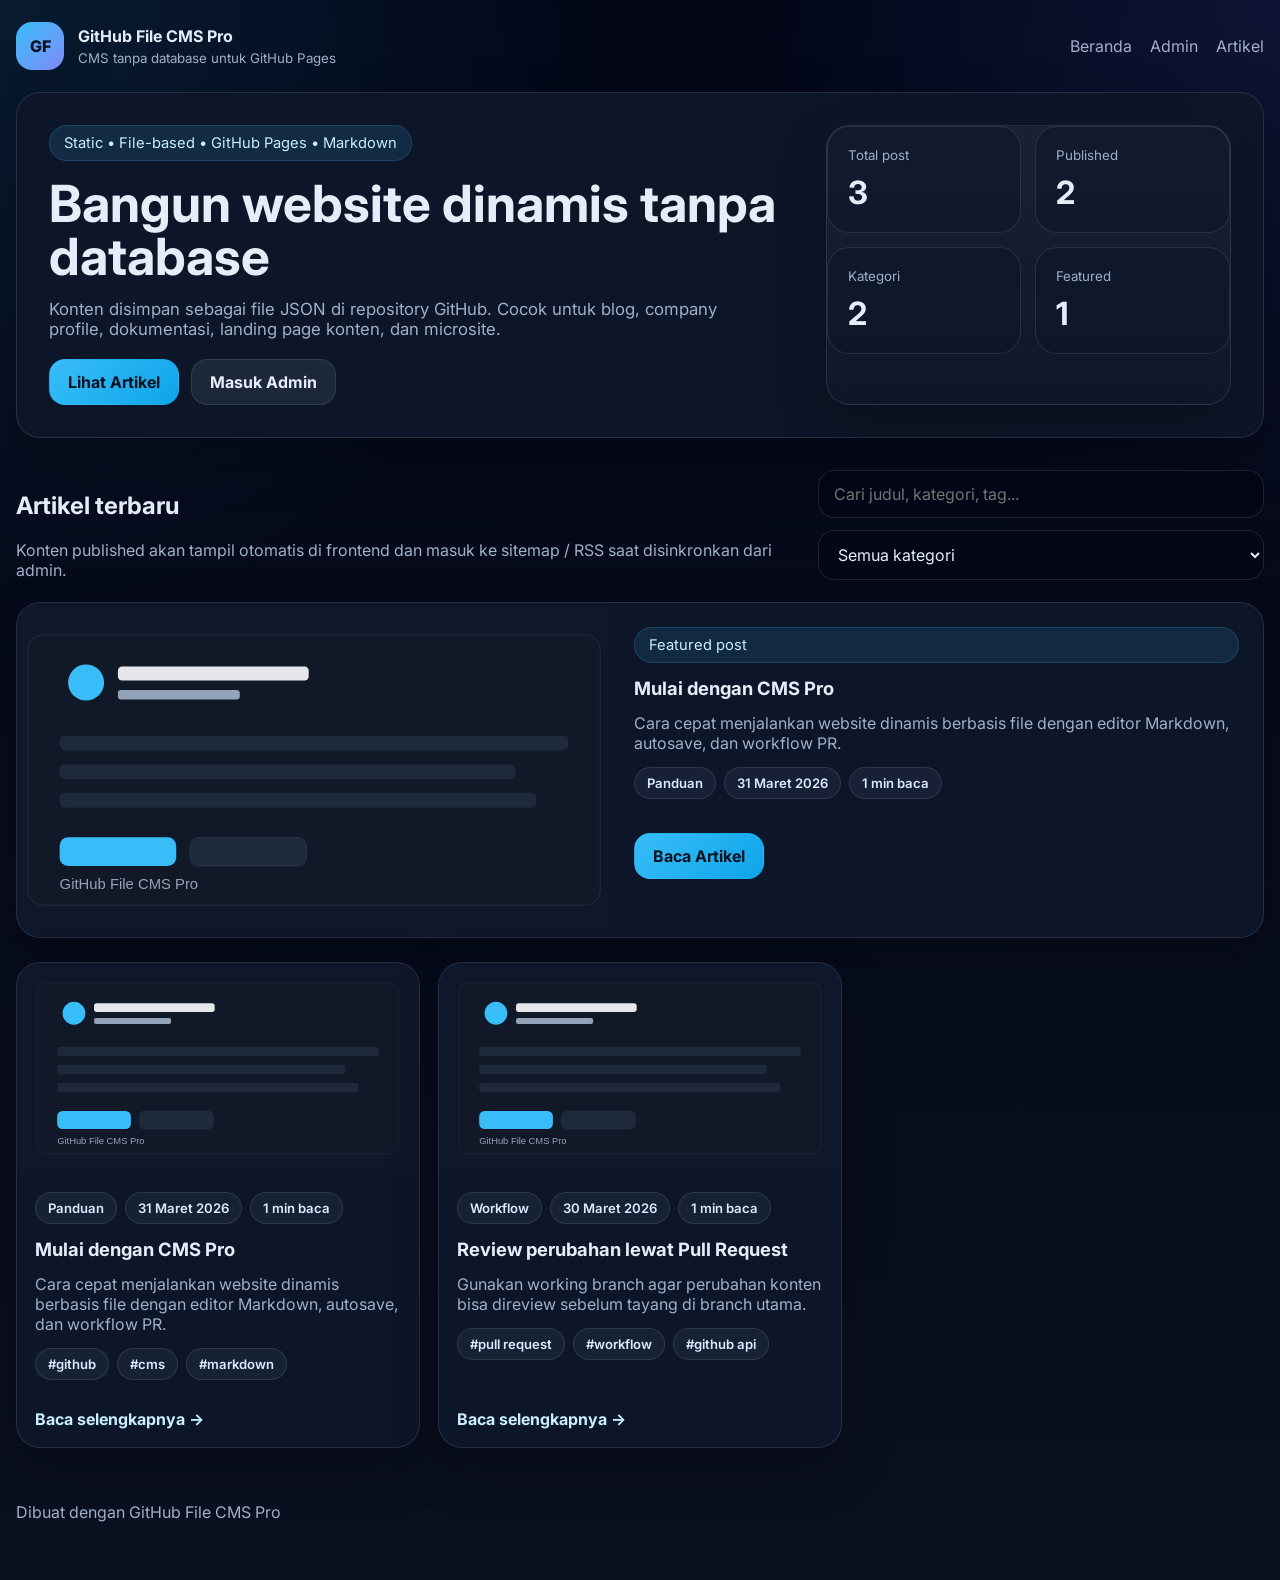
<file: index.html>
<!DOCTYPE html>
<html lang="id">
<head>
  <meta charset="UTF-8" />
  <meta name="viewport" content="width=device-width, initial-scale=1.0" />
  <title>GitHub File CMS Pro</title>
  <meta name="description" content="CMS tanpa database untuk GitHub Pages" />
  <link rel="preconnect" href="https://fonts.googleapis.com" />
  <link rel="preconnect" href="https://fonts.gstatic.com" crossorigin />
  <link href="https://fonts.googleapis.com/css2?family=Inter:wght@400;500;600;700;800&display=swap" rel="stylesheet" />
  <link rel="stylesheet" href="assets/css/styles.css" />
</head>
<body>
  <header class="site-header container">
    <a class="brand" href="index.html">
      <span class="brand-mark">GF</span>
      <div>
        <strong id="brandTitle">GitHub File CMS Pro</strong>
        <small id="brandTagline">CMS tanpa database untuk GitHub Pages</small>
      </div>
    </a>
    <nav class="site-nav">
      <a href="index.html">Beranda</a>
      <a href="admin.html">Admin</a>
      <a href="#postsSection">Artikel</a>
    </nav>
  </header>

  <main>
    <section class="hero container card">
      <div class="hero-copy">
        <span class="pill">Static • File-based • GitHub Pages • Markdown</span>
        <h1 id="heroTitle">Bangun website dinamis tanpa database</h1>
        <p id="heroDescription">Konten disimpan sebagai file JSON di repository GitHub dan dapat dikelola dari panel admin modern.</p>
        <div class="hero-actions">
          <a class="btn btn-primary" href="#postsSection">Lihat Artikel</a>
          <a class="btn btn-secondary" href="admin.html">Masuk Admin</a>
        </div>
      </div>
      <div class="hero-panel card inset-panel">
        <div class="stats-grid">
          <div>
            <small>Total post</small>
            <strong id="statPosts">0</strong>
          </div>
          <div>
            <small>Published</small>
            <strong id="statPublished">0</strong>
          </div>
          <div>
            <small>Kategori</small>
            <strong id="statCategories">0</strong>
          </div>
          <div>
            <small>Featured</small>
            <strong id="statFeatured">0</strong>
          </div>
        </div>
      </div>
    </section>

    <section class="container section-gap" id="postsSection">
      <div class="section-head">
        <div>
          <h2>Artikel terbaru</h2>
          <p>Konten published akan tampil otomatis di frontend dan masuk ke sitemap / RSS saat disinkronkan dari admin.</p>
        </div>
        <div class="toolbar toolbar-stacked">
          <input id="searchInput" type="search" placeholder="Cari judul, kategori, tag..." />
          <select id="categoryFilter">
            <option value="all">Semua kategori</option>
          </select>
        </div>
      </div>

      <div id="featuredWrap"></div>
      <div id="postsGrid" class="posts-grid"></div>
      <div id="pagination" class="pagination"></div>
      <div id="emptyState" class="empty-state hidden">Belum ada artikel publish.</div>
    </section>
  </main>

  <footer class="site-footer container">
    <p id="footerText">Dibuat dengan GitHub File CMS Pro</p>
  </footer>

  <script src="assets/js/utils.js"></script>
  <script src="assets/js/site.js"></script>
</body>
</html>
</file>
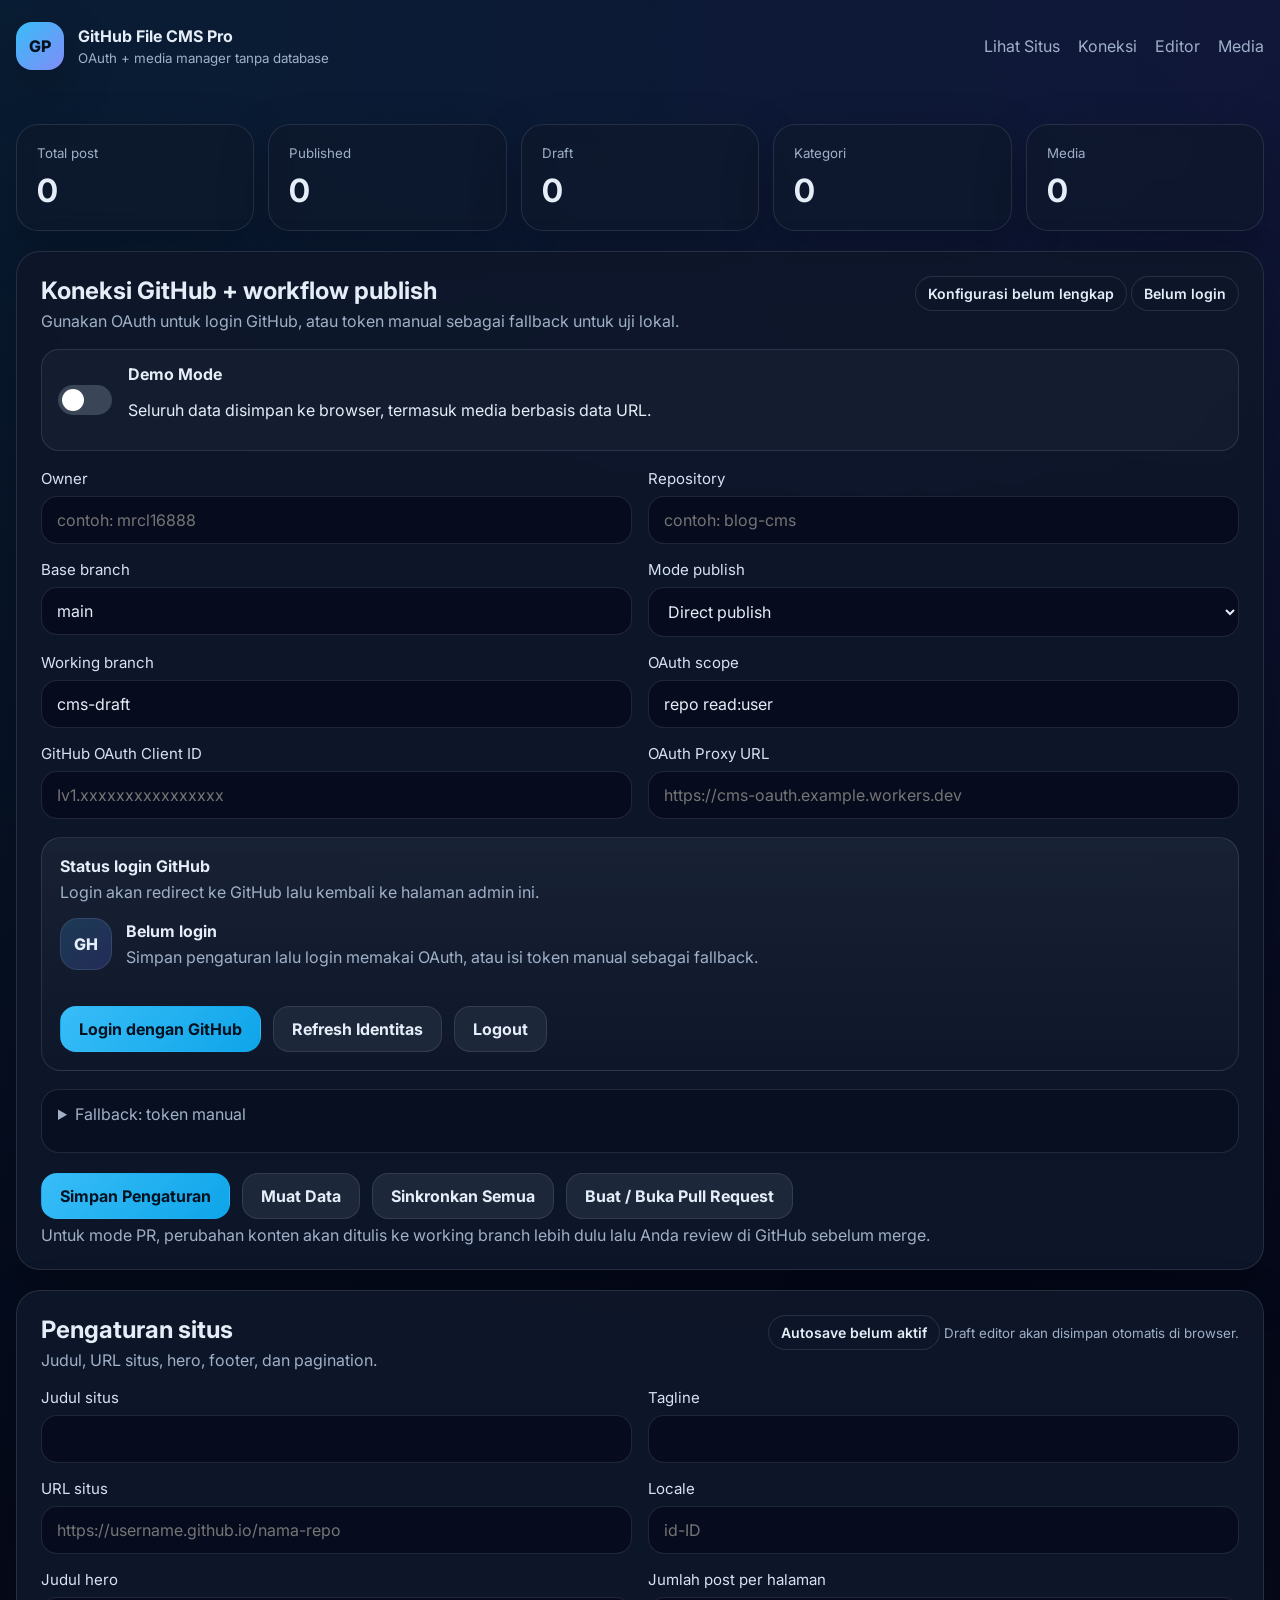
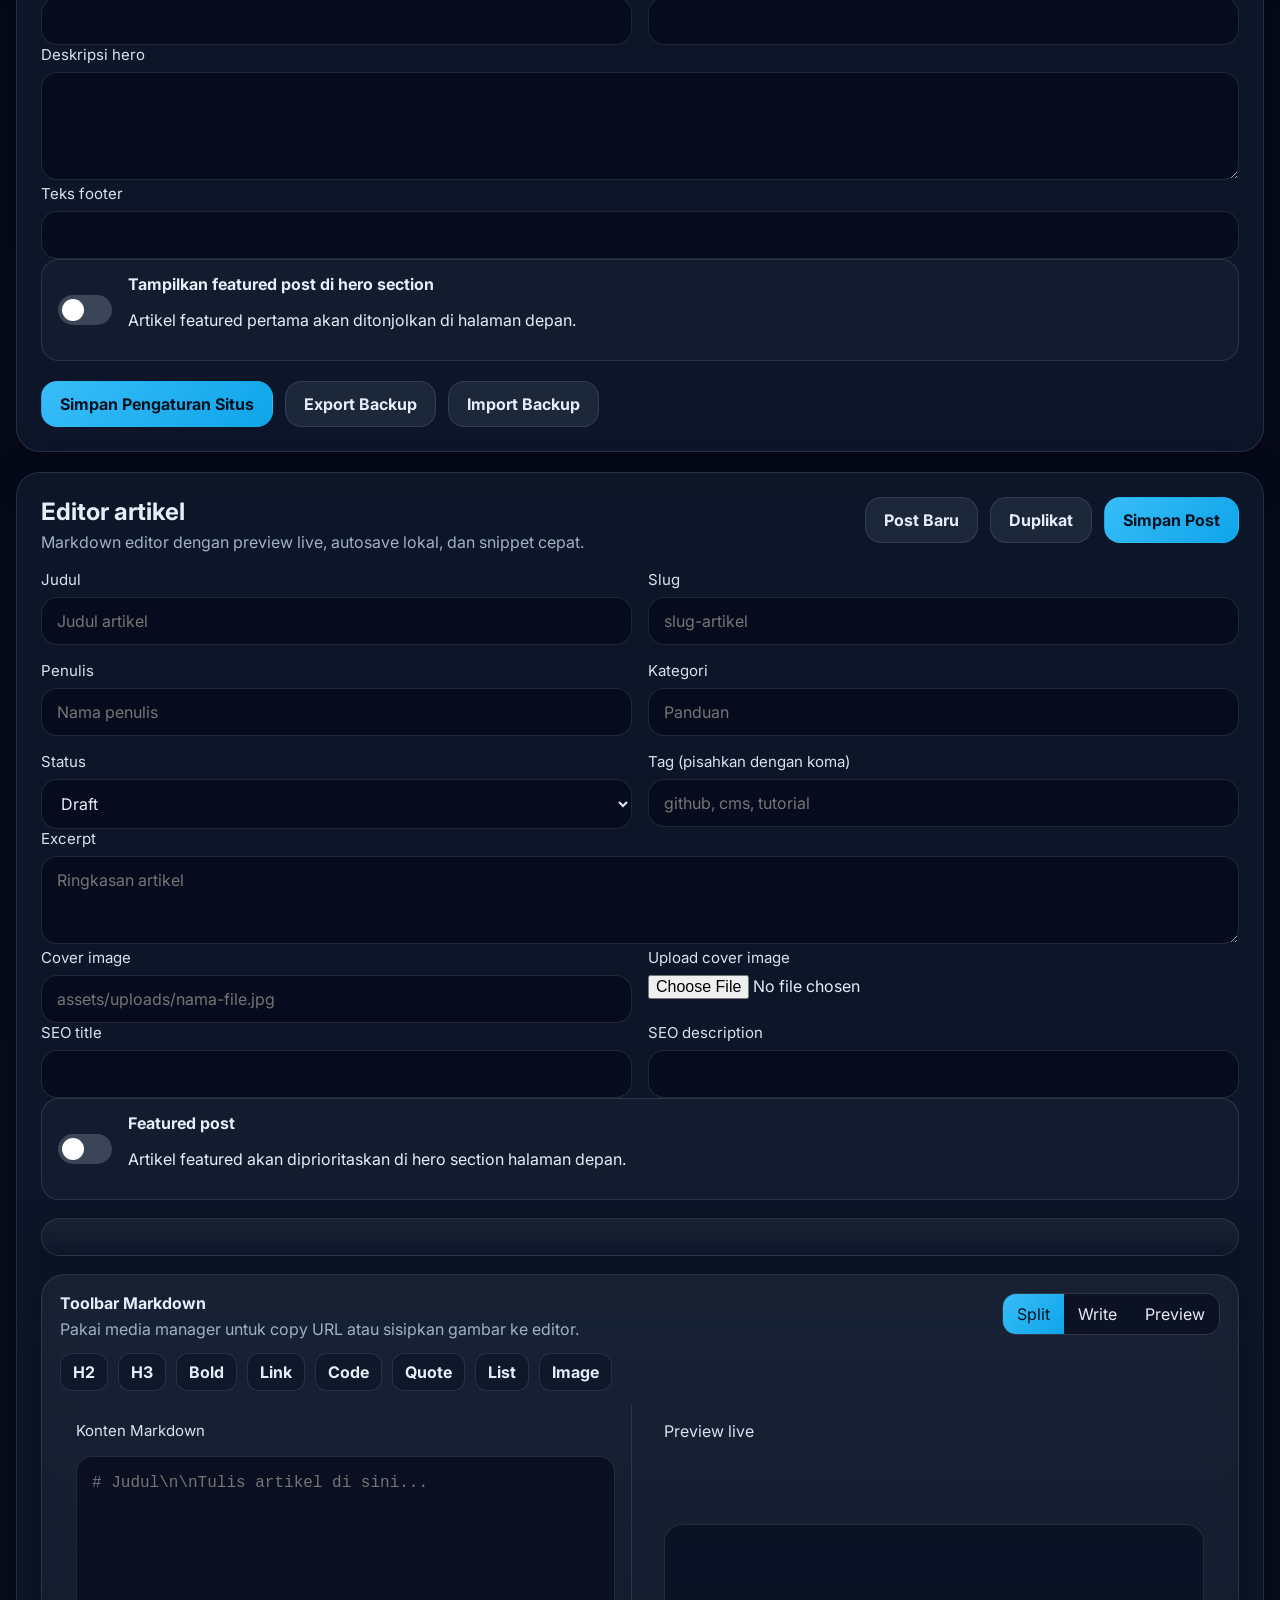
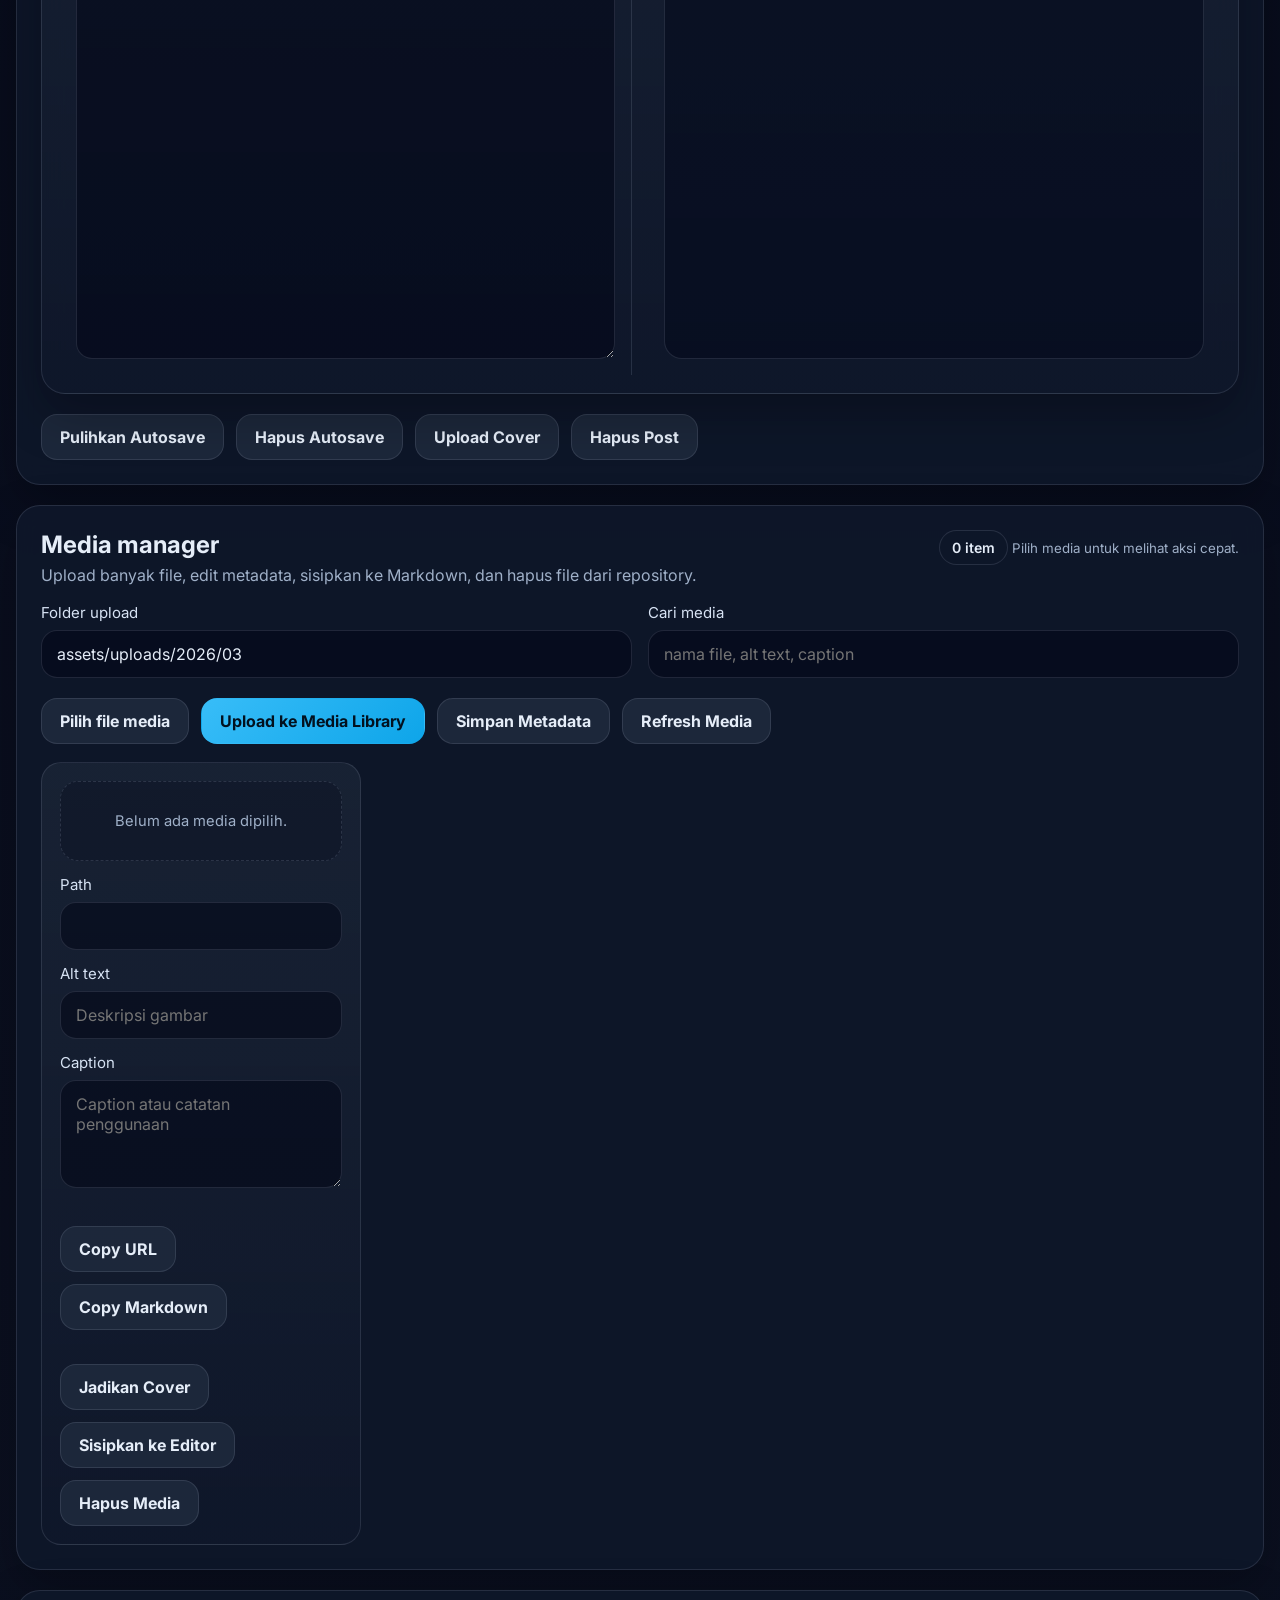
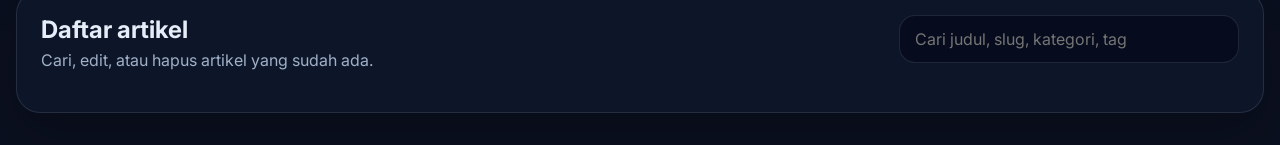
<file: admin.html>
<!DOCTYPE html>
<html lang="id">
<head>
  <meta charset="UTF-8" />
  <meta name="viewport" content="width=device-width, initial-scale=1.0" />
  <title>Admin • GitHub File CMS Pro</title>
  <link rel="preconnect" href="https://fonts.googleapis.com" />
  <link rel="preconnect" href="https://fonts.gstatic.com" crossorigin />
  <link href="https://fonts.googleapis.com/css2?family=Inter:wght@400;500;600;700;800&display=swap" rel="stylesheet" />
  <link rel="stylesheet" href="assets/css/styles.css" />
</head>
<body>
  <header class="site-header container">
    <a class="brand" href="index.html">
      <span class="brand-mark">GP</span>
      <div>
        <strong>GitHub File CMS Pro</strong>
        <small>OAuth + media manager tanpa database</small>
      </div>
    </a>
    <nav class="site-nav">
      <a href="index.html">Lihat Situs</a>
      <a href="#settingsCard">Koneksi</a>
      <a href="#editorCard">Editor</a>
      <a href="#mediaCard">Media</a>
    </nav>
  </header>

  <main class="container admin-layout section-gap">
    <section class="admin-main">
      <div class="dashboard-grid dashboard-grid-5">
        <div class="card stat-card"><small>Total post</small><strong id="adminStatPosts">0</strong></div>
        <div class="card stat-card"><small>Published</small><strong id="adminStatPublished">0</strong></div>
        <div class="card stat-card"><small>Draft</small><strong id="adminStatDraft">0</strong></div>
        <div class="card stat-card"><small>Kategori</small><strong id="adminStatCategories">0</strong></div>
        <div class="card stat-card"><small>Media</small><strong id="adminStatMedia">0</strong></div>
      </div>

      <section id="settingsCard" class="card form-card">
        <div class="card-header">
          <div>
            <h2>Koneksi GitHub + workflow publish</h2>
            <p>Gunakan OAuth untuk login GitHub, atau token manual sebagai fallback untuk uji lokal.</p>
          </div>
          <div class="status-stack">
            <span id="connectionBadge" class="status-badge">Belum tersambung</span>
            <span id="authBadge" class="status-badge">Belum login</span>
          </div>
        </div>

        <div class="inline-toggle">
          <label class="switch">
            <input id="demoMode" type="checkbox" />
            <span></span>
          </label>
          <div>
            <strong>Demo Mode</strong>
            <p>Seluruh data disimpan ke browser, termasuk media berbasis data URL.</p>
          </div>
        </div>

        <div class="grid-2">
          <label>
            <span>Owner</span>
            <input id="ghOwner" type="text" placeholder="contoh: mrcl16888" />
          </label>
          <label>
            <span>Repository</span>
            <input id="ghRepo" type="text" placeholder="contoh: blog-cms" />
          </label>
          <label>
            <span>Base branch</span>
            <input id="ghBaseBranch" type="text" value="main" />
          </label>
          <label>
            <span>Mode publish</span>
            <select id="ghPublishMode">
              <option value="direct">Direct publish</option>
              <option value="pr">Review via Pull Request</option>
            </select>
          </label>
          <label>
            <span>Working branch</span>
            <input id="ghWorkingBranch" type="text" value="cms-draft" />
          </label>
          <label>
            <span>OAuth scope</span>
            <input id="oauthScope" type="text" value="repo read:user" />
          </label>
        </div>

        <div class="grid-2 section-gap-tight">
          <label>
            <span>GitHub OAuth Client ID</span>
            <input id="oauthClientId" type="text" placeholder="Iv1.xxxxxxxxxxxxxxxx" />
          </label>
          <label>
            <span>OAuth Proxy URL</span>
            <input id="oauthProxyUrl" type="text" placeholder="https://cms-oauth.example.workers.dev" />
          </label>
        </div>

        <div class="oauth-card inset-panel">
          <div>
            <strong>Status login GitHub</strong>
            <p class="help-text">Login akan redirect ke GitHub lalu kembali ke halaman admin ini.</p>
          </div>
          <div id="identityCard" class="identity-card">
            <div class="identity-avatar">GH</div>
            <div>
              <strong id="identityName">Belum login</strong>
              <p id="identityMeta" class="help-text">Gunakan OAuth untuk mendapatkan token secara aman lewat endpoint serverless.</p>
            </div>
          </div>
          <div class="button-row">
            <button class="btn btn-primary" id="oauthLoginBtn">Login dengan GitHub</button>
            <button class="btn btn-secondary" id="refreshIdentityBtn">Refresh Identitas</button>
            <button class="btn btn-secondary" id="logoutGithubBtn">Logout</button>
          </div>
        </div>

        <details class="manual-token-wrap">
          <summary>Fallback: token manual</summary>
          <label>
            <span>Personal Access Token</span>
            <input id="ghToken" type="password" placeholder="Gunakan hanya bila belum memakai OAuth" />
          </label>
        </details>

        <div class="button-row">
          <button class="btn btn-primary" id="saveConnectionBtn">Simpan Pengaturan</button>
          <button class="btn btn-secondary" id="loadRepoBtn">Muat Data</button>
          <button class="btn btn-secondary" id="syncAllBtn">Sinkronkan Semua</button>
          <button class="btn btn-secondary" id="createPrBtn">Buat / Buka Pull Request</button>
        </div>

        <p class="help-text">Untuk mode PR, perubahan konten akan ditulis ke working branch lebih dulu lalu Anda review di GitHub sebelum merge.</p>
      </section>

      <section class="card form-card">
        <div class="card-header">
          <div>
            <h2>Pengaturan situs</h2>
            <p>Judul, URL situs, hero, footer, dan pagination.</p>
          </div>
          <div class="status-stack">
            <span id="autosaveBadge" class="status-badge">Autosave belum aktif</span>
            <small id="autosaveText" class="help-text">Draft editor akan disimpan otomatis di browser.</small>
          </div>
        </div>

        <div class="grid-2">
          <label><span>Judul situs</span><input id="siteTitle" type="text" /></label>
          <label><span>Tagline</span><input id="siteTagline" type="text" /></label>
          <label><span>URL situs</span><input id="siteUrl" type="text" placeholder="https://username.github.io/nama-repo" /></label>
          <label><span>Locale</span><input id="siteLanguage" type="text" placeholder="id-ID" /></label>
          <label><span>Judul hero</span><input id="heroTitle" type="text" /></label>
          <label><span>Jumlah post per halaman</span><input id="postsPerPage" type="number" min="1" max="24" /></label>
        </div>

        <label><span>Deskripsi hero</span><textarea id="heroDescription" rows="4"></textarea></label>
        <label><span>Teks footer</span><input id="footerText" type="text" /></label>

        <div class="inline-toggle">
          <label class="switch"><input id="showFeaturedOnlyOnTop" type="checkbox" /><span></span></label>
          <div>
            <strong>Tampilkan featured post di hero section</strong>
            <p>Artikel featured pertama akan ditonjolkan di halaman depan.</p>
          </div>
        </div>

        <div class="button-row">
          <button class="btn btn-primary" id="saveSiteBtn">Simpan Pengaturan Situs</button>
          <button class="btn btn-secondary" id="exportBackupBtn">Export Backup</button>
          <label class="btn btn-secondary file-button">Import Backup<input id="importBackupInput" type="file" accept="application/json" hidden /></label>
        </div>
      </section>

      <section id="editorCard" class="card form-card">
        <div class="card-header">
          <div>
            <h2>Editor artikel</h2>
            <p>Markdown editor dengan preview live, autosave lokal, dan snippet cepat.</p>
          </div>
          <div class="button-row compact">
            <button class="btn btn-secondary" id="newPostBtn">Post Baru</button>
            <button class="btn btn-secondary" id="duplicatePostBtn">Duplikat</button>
            <button class="btn btn-primary" id="savePostBtn">Simpan Post</button>
          </div>
        </div>

        <input id="postId" type="hidden" />

        <div class="grid-2">
          <label><span>Judul</span><input id="postTitle" type="text" placeholder="Judul artikel" /></label>
          <label><span>Slug</span><input id="postSlug" type="text" placeholder="slug-artikel" /></label>
          <label><span>Penulis</span><input id="postAuthor" type="text" placeholder="Nama penulis" /></label>
          <label><span>Kategori</span><input id="postCategory" type="text" placeholder="Panduan" /></label>
          <label><span>Status</span><select id="postStatus"><option value="draft">Draft</option><option value="published">Published</option></select></label>
          <label><span>Tag (pisahkan dengan koma)</span><input id="postTags" type="text" placeholder="github, cms, tutorial" /></label>
        </div>

        <label><span>Excerpt</span><textarea id="postExcerpt" rows="3" placeholder="Ringkasan artikel"></textarea></label>

        <div class="grid-2">
          <label><span>Cover image</span><input id="postCoverImage" type="text" placeholder="assets/uploads/nama-file.jpg" /></label>
          <label><span>Upload cover image</span><input id="coverUpload" type="file" accept="image/*" /></label>
        </div>
        <div id="coverPreview" class="cover-preview hidden"></div>

        <div class="grid-2">
          <label><span>SEO title</span><input id="postSeoTitle" type="text" /></label>
          <label><span>SEO description</span><input id="postSeoDescription" type="text" /></label>
        </div>

        <div class="inline-toggle">
          <label class="switch"><input id="postFeatured" type="checkbox" /><span></span></label>
          <div>
            <strong>Featured post</strong>
            <p>Artikel featured akan diprioritaskan di hero section halaman depan.</p>
          </div>
        </div>

        <div class="card inset-panel seo-preview-wrap"><div id="seoPreview" class="seo-preview"></div></div>

        <div class="card inset-panel editor-toolbar-wrap">
          <div class="card-header compact-header">
            <div>
              <strong>Toolbar Markdown</strong>
              <p class="help-text">Pakai media manager untuk copy URL atau sisipkan gambar ke editor.</p>
            </div>
            <div id="editorViewSwitch" class="segmented-control">
              <button type="button" class="active" data-view="split">Split</button>
              <button type="button" data-view="write">Write</button>
              <button type="button" data-view="preview">Preview</button>
            </div>
          </div>

          <div class="markdown-tools">
            <button type="button" class="btn btn-secondary" data-md-action="h2">H2</button>
            <button type="button" class="btn btn-secondary" data-md-action="h3">H3</button>
            <button type="button" class="btn btn-secondary" data-md-action="bold">Bold</button>
            <button type="button" class="btn btn-secondary" data-md-action="link">Link</button>
            <button type="button" class="btn btn-secondary" data-md-action="code">Code</button>
            <button type="button" class="btn btn-secondary" data-md-action="quote">Quote</button>
            <button type="button" class="btn btn-secondary" data-md-action="list">List</button>
            <button type="button" class="btn btn-secondary" data-md-action="image">Image</button>
          </div>

          <div id="editorWorkbench" class="editor-workbench split">
            <label class="editor-label editor-pane write-pane">
              <span>Konten Markdown</span>
              <textarea id="postContent" rows="18" placeholder="# Judul\n\nTulis artikel di sini..."></textarea>
            </label>
            <div class="editor-pane preview-pane">
              <span>Preview live</span>
              <div id="markdownPreview" class="preview-surface prose-block"></div>
            </div>
          </div>
        </div>

        <div class="button-row">
          <button class="btn btn-secondary" id="restoreAutosaveBtn">Pulihkan Autosave</button>
          <button class="btn btn-secondary" id="clearAutosaveBtn">Hapus Autosave</button>
          <button class="btn btn-secondary" id="uploadImageBtn">Upload Cover</button>
          <button class="btn btn-secondary" id="deletePostBtn">Hapus Post</button>
        </div>
      </section>

      <section id="mediaCard" class="card form-card">
        <div class="card-header">
          <div>
            <h2>Media manager</h2>
            <p>Upload banyak file, edit metadata, sisipkan ke Markdown, dan hapus file dari repository.</p>
          </div>
          <div class="status-stack">
            <span id="mediaCountBadge" class="status-badge">0 item</span>
            <small id="mediaUsageHint" class="help-text">Pilih media untuk melihat aksi cepat.</small>
          </div>
        </div>

        <div class="grid-2">
          <label><span>Folder upload</span><input id="mediaFolder" type="text" value="assets/uploads/2026/03" /></label>
          <label><span>Cari media</span><input id="mediaSearch" type="search" placeholder="nama file, alt text, caption" /></label>
        </div>

        <div class="button-row">
          <label class="btn btn-secondary file-button">Pilih file media<input id="mediaUploadInput" type="file" multiple hidden /></label>
          <button class="btn btn-primary" id="uploadMediaBtn">Upload ke Media Library</button>
          <button class="btn btn-secondary" id="saveMediaMetaBtn">Simpan Metadata</button>
          <button class="btn btn-secondary" id="refreshMediaBtn">Refresh Media</button>
        </div>

        <div class="media-layout">
          <aside class="media-sidebar inset-panel">
            <div id="selectedMediaPreview" class="selected-media-preview empty-state small-empty">Belum ada media dipilih.</div>
            <input id="mediaMetaId" type="hidden" />
            <label><span>Path</span><input id="mediaMetaPath" type="text" readonly /></label>
            <label><span>Alt text</span><input id="mediaMetaAlt" type="text" placeholder="Deskripsi gambar" /></label>
            <label><span>Caption</span><textarea id="mediaMetaCaption" rows="4" placeholder="Caption atau catatan penggunaan"></textarea></label>
            <div class="button-row">
              <button class="btn btn-secondary" id="copyMediaUrlBtn">Copy URL</button>
              <button class="btn btn-secondary" id="copyMediaMarkdownBtn">Copy Markdown</button>
            </div>
            <div class="button-row">
              <button class="btn btn-secondary" id="useMediaAsCoverBtn">Jadikan Cover</button>
              <button class="btn btn-secondary" id="insertMediaToEditorBtn">Sisipkan ke Editor</button>
              <button class="btn btn-secondary" id="deleteMediaBtn">Hapus Media</button>
            </div>
          </aside>
          <div id="mediaGrid" class="media-grid"></div>
        </div>
      </section>

      <section class="card form-card">
        <div class="card-header">
          <div>
            <h2>Daftar artikel</h2>
            <p>Cari, edit, atau hapus artikel yang sudah ada.</p>
          </div>
          <div class="toolbar toolbar-stacked">
            <input id="adminSearch" type="search" placeholder="Cari judul, slug, kategori, tag" />
          </div>
        </div>
        <div id="postList" class="post-list"></div>
      </section>
    </section>
  </main>

  <div id="toast" class="toast"></div>

  <script src="assets/js/utils.js"></script>
  <script src="assets/js/admin.js"></script>
</body>
</html>
</file>
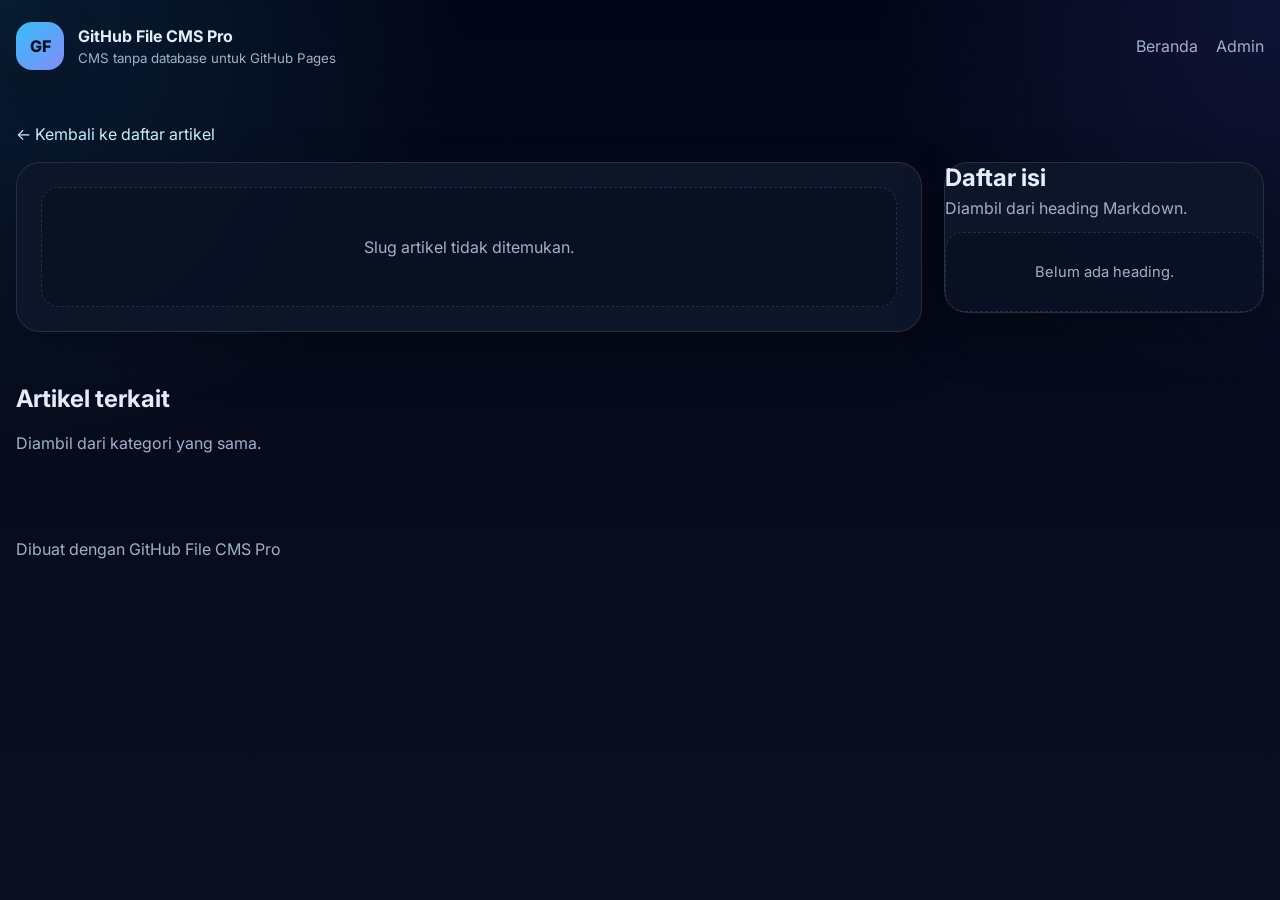
<file: post.html>
<!DOCTYPE html>
<html lang="id">
<head>
  <meta charset="UTF-8" />
  <meta name="viewport" content="width=device-width, initial-scale=1.0" />
  <title>Artikel</title>
  <meta name="description" content="Artikel detail" />
  <link rel="preconnect" href="https://fonts.googleapis.com" />
  <link rel="preconnect" href="https://fonts.gstatic.com" crossorigin />
  <link href="https://fonts.googleapis.com/css2?family=Inter:wght@400;500;600;700;800&display=swap" rel="stylesheet" />
  <link rel="stylesheet" href="assets/css/styles.css" />
</head>
<body>
  <header class="site-header container">
    <a class="brand" href="index.html">
      <span class="brand-mark">GF</span>
      <div>
        <strong id="brandTitle">GitHub File CMS Pro</strong>
        <small id="brandTagline">CMS tanpa database untuk GitHub Pages</small>
      </div>
    </a>
    <nav class="site-nav">
      <a href="index.html">Beranda</a>
      <a href="admin.html">Admin</a>
    </nav>
  </header>

  <main class="container section-gap post-layout-page">
    <a class="back-link" href="index.html">← Kembali ke daftar artikel</a>
    <div class="post-layout-grid">
      <article id="postContainer" class="post-shell card"></article>
      <aside class="post-sidebar">
        <section class="card sticky-card toc-card">
          <div class="card-header compact-header">
            <div>
              <h2>Daftar isi</h2>
              <p>Diambil dari heading Markdown.</p>
            </div>
          </div>
          <div id="tocWrap" class="toc-wrap"><div class="empty-state small-empty">Belum ada heading.</div></div>
        </section>
      </aside>
    </div>

    <section class="section-gap">
      <div class="section-head">
        <div>
          <h2>Artikel terkait</h2>
          <p>Diambil dari kategori yang sama.</p>
        </div>
      </div>
      <div id="relatedPosts" class="posts-grid"></div>
    </section>
  </main>

  <footer class="site-footer container">
    <p id="footerText">Dibuat dengan GitHub File CMS Pro</p>
  </footer>

  <script src="assets/js/utils.js"></script>
  <script src="assets/js/post.js"></script>
</body>
</html>
</file>
<file: assets/css/styles.css>
:root {
  --bg: #0b1020;
  --panel: rgba(15, 23, 42, 0.8);
  --panel-strong: #111827;
  --panel-soft: #1e293b;
  --card: rgba(15, 23, 42, 0.92);
  --border: rgba(148, 163, 184, 0.18);
  --text: #e5edf8;
  --muted: #9fb0c8;
  --primary: #38bdf8;
  --primary-dark: #0ea5e9;
  --danger: #ef4444;
  --success: #22c55e;
  --warning: #f59e0b;
  --shadow: 0 20px 50px rgba(0, 0, 0, 0.25);
  --radius: 24px;
  --radius-sm: 14px;
  --container: 1280px;
}

* { box-sizing: border-box; }
html { scroll-behavior: smooth; }
body {
  margin: 0;
  font-family: 'Inter', system-ui, -apple-system, BlinkMacSystemFont, 'Segoe UI', sans-serif;
  background:
    radial-gradient(circle at top left, rgba(56, 189, 248, 0.12), transparent 30%),
    radial-gradient(circle at top right, rgba(99, 102, 241, 0.14), transparent 26%),
    linear-gradient(180deg, #020617 0%, #0b1020 100%);
  color: var(--text);
  min-height: 100vh;
}

a { color: inherit; text-decoration: none; }
img { max-width: 100%; display: block; }
button, input, textarea, select { font: inherit; }
button { cursor: pointer; }
textarea { resize: vertical; }
[hidden] { display: none !important; }

.container {
  width: min(calc(100% - 32px), var(--container));
  margin: 0 auto;
}

.section-gap { margin-top: 32px; margin-bottom: 32px; }
.hidden { display: none !important; }

.site-header {
  display: flex;
  align-items: center;
  justify-content: space-between;
  gap: 20px;
  padding: 22px 0;
}

.brand {
  display: inline-flex;
  align-items: center;
  gap: 14px;
}

.brand small {
  display: block;
  color: var(--muted);
  margin-top: 4px;
}

.brand-mark {
  width: 48px;
  height: 48px;
  border-radius: 16px;
  display: grid;
  place-items: center;
  background: linear-gradient(135deg, var(--primary), #818cf8);
  color: #03111f;
  font-weight: 800;
  box-shadow: var(--shadow);
}

.site-nav {
  display: flex;
  gap: 18px;
  flex-wrap: wrap;
}

.site-nav a {
  color: var(--muted);
  transition: 0.2s ease;
}

.site-nav a:hover { color: #fff; }

.card {
  background: var(--card);
  backdrop-filter: blur(12px);
  border: 1px solid var(--border);
  border-radius: var(--radius);
  box-shadow: var(--shadow);
}

.inset-panel {
  background: linear-gradient(180deg, rgba(30, 41, 59, 0.65), rgba(15, 23, 42, 0.95));
}

.hero {
  display: grid;
  grid-template-columns: 1.3fr 0.7fr;
  gap: 24px;
  padding: 32px;
  align-items: stretch;
}

.hero-copy h1 {
  font-size: clamp(2.2rem, 4vw, 4rem);
  line-height: 1.03;
  margin: 16px 0 12px;
}

.hero-copy p {
  font-size: 1.05rem;
  color: var(--muted);
  max-width: 62ch;
}

.hero-actions, .button-row {
  display: flex;
  gap: 12px;
  flex-wrap: wrap;
  margin-top: 20px;
}

.button-row.compact { margin-top: 0; }
.status-stack { text-align: right; }

.btn {
  appearance: none;
  border: 1px solid transparent;
  padding: 12px 18px;
  border-radius: 16px;
  font-weight: 700;
  transition: transform 0.15s ease, opacity 0.15s ease, background 0.15s ease;
}

.btn:hover { transform: translateY(-1px); }
.btn:disabled { opacity: 0.55; cursor: not-allowed; transform: none; }

.btn-primary {
  background: linear-gradient(135deg, var(--primary), var(--primary-dark));
  color: #02111f;
}

.btn-secondary, .file-button {
  background: rgba(30, 41, 59, 0.95);
  border-color: var(--border);
  color: var(--text);
}

.file-button {
  display: inline-flex;
  align-items: center;
  justify-content: center;
}

.pill {
  display: inline-flex;
  align-items: center;
  gap: 8px;
  border-radius: 999px;
  padding: 8px 14px;
  background: rgba(56, 189, 248, 0.12);
  color: #c8efff;
  border: 1px solid rgba(56, 189, 248, 0.18);
  font-size: 0.92rem;
}

.stats-grid, .dashboard-grid {
  display: grid;
  grid-template-columns: repeat(2, 1fr);
  gap: 14px;
}

.stats-grid > div,
.stat-card {
  padding: 20px;
  border-radius: 22px;
  background: rgba(15, 23, 42, 0.65);
  border: 1px solid var(--border);
}

.stats-grid small,
.stat-card small {
  color: var(--muted);
  display: block;
  margin-bottom: 10px;
}

.stats-grid strong,
.stat-card strong {
  font-size: 2rem;
}

.section-head {
  display: flex;
  justify-content: space-between;
  align-items: end;
  gap: 18px;
  margin-bottom: 22px;
}

.section-head p { color: var(--muted); margin: 6px 0 0; }
.toolbar { display: flex; gap: 12px; flex-wrap: wrap; }
.toolbar-stacked { min-width: min(100%, 340px); }
.toolbar-stacked > * { flex: 1 1 220px; }

input[type="text"],
input[type="password"],
input[type="search"],
input[type="number"],
textarea,
select {
  width: 100%;
  background: rgba(2, 6, 23, 0.55);
  border: 1px solid var(--border);
  color: var(--text);
  padding: 13px 15px;
  border-radius: 16px;
  outline: none;
}

input:focus, textarea:focus, select:focus {
  border-color: rgba(56, 189, 248, 0.42);
  box-shadow: 0 0 0 4px rgba(56, 189, 248, 0.09);
}

label span,
.editor-label span {
  display: block;
  margin-bottom: 8px;
  font-size: 0.94rem;
  color: #d6e2f3;
}

.grid-2 {
  display: grid;
  grid-template-columns: repeat(2, 1fr);
  gap: 16px;
}

.posts-grid {
  display: grid;
  grid-template-columns: repeat(3, 1fr);
  gap: 18px;
}

.post-card {
  overflow: hidden;
  display: flex;
  flex-direction: column;
}

.post-card-cover, .featured-media {
  aspect-ratio: 16 / 9;
  background: linear-gradient(135deg, rgba(56, 189, 248, 0.14), rgba(129, 140, 248, 0.12));
}

.post-card-cover img,
.featured-media img,
.post-cover img,
.cover-preview img { width: 100%; height: 100%; object-fit: cover; }

.post-card-body {
  padding: 18px;
  display: flex;
  flex-direction: column;
  gap: 14px;
  height: 100%;
}

.meta-row,
.tag-row {
  display: flex;
  gap: 8px;
  flex-wrap: wrap;
}

.meta-chip,
.tag-chip,
.status-badge {
  display: inline-flex;
  align-items: center;
  border-radius: 999px;
  padding: 7px 12px;
  font-size: 0.82rem;
  font-weight: 600;
  border: 1px solid var(--border);
  background: rgba(148, 163, 184, 0.08);
  color: #dbeafe;
}

.status-badge.success {
  background: rgba(34, 197, 94, 0.12);
  color: #baf7cb;
}

.status-badge.warning {
  background: rgba(245, 158, 11, 0.12);
  color: #fcd68b;
}

.status-badge.danger {
  background: rgba(239, 68, 68, 0.12);
  color: #fecaca;
}

.post-card h3, .featured-card h3 { margin: 0; font-size: 1.15rem; }
.post-card p, .featured-card p, .help-text { color: var(--muted); margin: 0; }
.post-link { display: inline-flex; align-items: center; gap: 8px; color: #c8efff; margin-top: auto; font-weight: 700; }

.featured-card {
  overflow: hidden;
  display: grid;
  grid-template-columns: 1fr 1.1fr;
  margin-bottom: 24px;
}

.featured-body {
  padding: 24px;
  display: flex;
  flex-direction: column;
  gap: 14px;
}

.site-footer {
  padding: 0 0 42px;
  color: var(--muted);
}

.pagination {
  display: flex;
  gap: 10px;
  margin-top: 22px;
  flex-wrap: wrap;
}

.pagination button {
  width: 42px;
  height: 42px;
  border-radius: 14px;
  border: 1px solid var(--border);
  background: rgba(30, 41, 59, 0.92);
  color: var(--text);
}

.pagination button.active {
  background: linear-gradient(135deg, var(--primary), var(--primary-dark));
  color: #02111f;
  border-color: transparent;
}

.empty-state {
  padding: 22px;
  border-radius: 18px;
  border: 1px dashed rgba(148, 163, 184, 0.3);
  text-align: center;
  color: var(--muted);
}
.small-empty { padding: 14px; font-size: 0.92rem; }

.admin-layout {
  display: grid;
  grid-template-columns: minmax(0, 1.1fr) 360px;
  gap: 22px;
  align-items: start;
}

.admin-main {
  display: flex;
  flex-direction: column;
  gap: 22px;
}

.form-card { padding: 24px; }
.card-header {
  display: flex;
  align-items: start;
  justify-content: space-between;
  gap: 18px;
  margin-bottom: 20px;
}
.compact-header { margin-bottom: 16px; }
.card-header h2, .card-header h3 { margin: 0; }
.card-header p { color: var(--muted); margin-top: 6px; }

.inline-toggle {
  display: flex;
  align-items: start;
  gap: 14px;
  padding: 18px;
  margin-bottom: 18px;
  background: rgba(2, 6, 23, 0.32);
  border: 1px solid var(--border);
  border-radius: 20px;
}

.switch {
  position: relative;
  display: inline-flex;
  width: 52px;
  height: 30px;
}

.switch input { position: absolute; opacity: 0; pointer-events: none; }
.switch span {
  width: 100%;
  height: 100%;
  border-radius: 999px;
  background: rgba(148, 163, 184, 0.28);
  position: relative;
  display: block;
  transition: 0.18s ease;
}
.switch span::after {
  content: '';
  width: 22px;
  height: 22px;
  border-radius: 50%;
  background: #fff;
  position: absolute;
  top: 4px;
  left: 4px;
  transition: 0.18s ease;
}
.switch input:checked + span { background: linear-gradient(135deg, var(--primary), var(--primary-dark)); }
.switch input:checked + span::after { transform: translateX(22px); }

.editor-shell {
  margin-top: 8px;
  border: 1px solid var(--border);
  border-radius: 22px;
  overflow: hidden;
  background: rgba(2, 6, 23, 0.34);
}

.editor-topbar {
  display: flex;
  justify-content: space-between;
  gap: 14px;
  padding: 14px;
  border-bottom: 1px solid var(--border);
  flex-wrap: wrap;
}

.markdown-tools, .editor-view-switch {
  display: flex;
  gap: 8px;
  flex-wrap: wrap;
}

.markdown-tools button,
.editor-view-switch button,
.post-list-actions button {
  appearance: none;
  border: 1px solid var(--border);
  background: rgba(15, 23, 42, 0.82);
  color: var(--text);
  padding: 8px 12px;
  border-radius: 12px;
}

.editor-view-switch button.active {
  background: rgba(56, 189, 248, 0.14);
  border-color: rgba(56, 189, 248, 0.28);
  color: #c8efff;
}

.editor-workbench {
  display: grid;
  grid-template-columns: 1fr 1fr;
  min-height: 420px;
}

.editor-workbench.write-mode { grid-template-columns: 1fr; }
.editor-workbench.preview-mode { grid-template-columns: 1fr; }
.editor-workbench.write-mode .preview-pane { display: none; }
.editor-workbench.preview-mode .write-pane { display: none; }

.editor-pane {
  padding: 16px;
  min-height: 420px;
}

.write-pane { border-right: 1px solid var(--border); }
.editor-workbench.write-mode .write-pane,
.editor-workbench.preview-mode .preview-pane { border-right: 0; }

.editor-pane textarea {
  min-height: 360px;
  font-family: ui-monospace, SFMono-Regular, Menlo, Monaco, Consolas, monospace;
  line-height: 1.65;
}

.markdown-preview {
  min-height: 360px;
  padding: 18px;
  border-radius: 18px;
  background: rgba(15, 23, 42, 0.58);
  border: 1px solid rgba(148, 163, 184, 0.12);
}

.prose-block { color: #dfeaf6; }
.prose-block h1,
.prose-block h2,
.prose-block h3,
.prose-block h4,
.prose-block h5,
.prose-block h6 { line-height: 1.18; margin: 1.2em 0 0.55em; }
.prose-block p { margin: 0 0 1em; color: #dfeaf6; }
.prose-block ul,
.prose-block ol { margin: 0 0 1em 1.25em; padding: 0; }
.prose-block li { margin-bottom: 0.45em; }
.prose-block code {
  background: rgba(2, 6, 23, 0.65);
  border: 1px solid rgba(148, 163, 184, 0.14);
  border-radius: 8px;
  padding: 0.18rem 0.4rem;
  font-family: ui-monospace, SFMono-Regular, Menlo, Monaco, Consolas, monospace;
  font-size: 0.92em;
}
.prose-block pre {
  overflow: auto;
  padding: 16px;
  border-radius: 16px;
  background: rgba(2, 6, 23, 0.85);
  border: 1px solid rgba(148, 163, 184, 0.18);
  margin: 0 0 1.2em;
}
.prose-block pre code { background: transparent; border: 0; padding: 0; }
.prose-block blockquote {
  margin: 0 0 1.1em;
  padding: 12px 16px;
  border-left: 4px solid rgba(56, 189, 248, 0.5);
  background: rgba(56, 189, 248, 0.08);
  border-radius: 0 14px 14px 0;
  color: #d7effb;
}
.prose-block hr {
  border: 0;
  height: 1px;
  background: rgba(148, 163, 184, 0.22);
  margin: 1.4em 0;
}
.prose-block img {
  width: 100%;
  border-radius: 18px;
  border: 1px solid rgba(148, 163, 184, 0.16);
  margin: 1em 0;
}
.prose-block a { color: #8ee6ff; text-decoration: underline; }
.prose-block table { width: 100%; border-collapse: collapse; margin: 0 0 1.2em; }
.prose-block th, .prose-block td { border: 1px solid rgba(148,163,184,0.15); padding: 10px; text-align: left; }

.editor-bottom-grid { margin-top: 18px; align-items: start; }
.cover-preview {
  min-height: 210px;
  overflow: hidden;
  border-radius: 20px;
  border: 1px solid var(--border);
  background: rgba(2, 6, 23, 0.4);
  padding: 16px;
}
.cover-preview img { border-radius: 16px; aspect-ratio: 16/9; object-fit: cover; }
.seo-preview-card { padding: 20px; }
.seo-preview-card h3 { margin: 0 0 12px; }
.seo-preview-box {
  padding: 16px;
  border-radius: 18px;
  background: rgba(2, 6, 23, 0.45);
  border: 1px solid var(--border);
}
.seo-preview-box .seo-url { color: #9ae6b4; font-size: 0.9rem; margin-bottom: 8px; word-break: break-all; }
.seo-preview-box .seo-title { color: #8ee6ff; font-size: 1.05rem; font-weight: 700; margin-bottom: 8px; }
.seo-preview-box .seo-desc { color: var(--muted); line-height: 1.5; }
.seo-preview-box .seo-meta { display: flex; gap: 10px; flex-wrap: wrap; margin-top: 12px; }

.post-list {
  display: flex;
  flex-direction: column;
  gap: 12px;
}

.post-list-item {
  padding: 16px;
  border-radius: 18px;
  border: 1px solid rgba(148, 163, 184, 0.14);
  background: rgba(2, 6, 23, 0.36);
}

.post-list-item.active {
  border-color: rgba(56, 189, 248, 0.35);
  box-shadow: inset 0 0 0 1px rgba(56, 189, 248, 0.22);
}

.post-list-item strong,
.post-list-item small { display: block; }
.post-list-item small { color: var(--muted); margin-top: 6px; }
.post-list-actions {
  display: flex;
  gap: 8px;
  flex-wrap: wrap;
}

.sticky-card { position: sticky; top: 18px; }

.toast {
  position: fixed;
  right: 18px;
  bottom: 18px;
  width: min(92vw, 380px);
  padding: 16px 18px;
  border-radius: 18px;
  background: rgba(15, 23, 42, 0.96);
  border: 1px solid var(--border);
  box-shadow: var(--shadow);
  opacity: 0;
  pointer-events: none;
  transform: translateY(8px);
  transition: 0.2s ease;
}

.toast.show {
  opacity: 1;
  pointer-events: auto;
  transform: translateY(0);
}

.back-link {
  display: inline-flex;
  margin-bottom: 18px;
  color: #c8efff;
}

.post-layout-page { display: flex; flex-direction: column; }
.post-layout-grid {
  display: grid;
  grid-template-columns: minmax(0, 1fr) 320px;
  gap: 22px;
  align-items: start;
}
.post-shell { overflow: hidden; }
.post-cover { aspect-ratio: 16 / 7; background: rgba(56, 189, 248, 0.08); }
.post-content-wrap { padding: 24px; }
.post-title { margin: 14px 0 10px; font-size: clamp(2rem, 4vw, 3rem); line-height: 1.05; }
.post-body { margin-top: 24px; }
.post-sidebar { display: block; }
.toc-wrap { display: flex; flex-direction: column; gap: 10px; }
.toc-wrap a {
  color: var(--muted);
  padding: 8px 10px;
  border-radius: 12px;
  background: rgba(2, 6, 23, 0.35);
  border: 1px solid transparent;
}
.toc-wrap a:hover { color: #fff; border-color: rgba(56, 189, 248, 0.25); }
.toc-level-3 { margin-left: 14px; }
.toc-level-4, .toc-level-5, .toc-level-6 { margin-left: 28px; }

@media (max-width: 1100px) {
  .admin-layout,
  .post-layout-grid,
  .hero,
  .featured-card { grid-template-columns: 1fr; }
  .post-sidebar { order: -1; }
}

@media (max-width: 900px) {
  .posts-grid,
  .grid-2,
  .editor-workbench { grid-template-columns: 1fr; }
  .write-pane { border-right: 0; border-bottom: 1px solid var(--border); }
}

@media (max-width: 700px) {
  .site-header,
  .section-head,
  .card-header { flex-direction: column; align-items: start; }
  .dashboard-grid,
  .stats-grid { grid-template-columns: 1fr 1fr; }
  .form-card, .hero, .post-content-wrap { padding: 18px; }
}

@media (max-width: 520px) {
  .dashboard-grid,
  .stats-grid { grid-template-columns: 1fr; }
  .btn, .file-button { width: 100%; justify-content: center; }
  .button-row { flex-direction: column; }
}

.dashboard-grid-5 {
  grid-template-columns: repeat(5, 1fr);
}

.section-gap-tight {
  margin-top: 16px;
}

.form-card {
  padding: 24px;
}

.card-header {
  display: flex;
  align-items: flex-start;
  justify-content: space-between;
  gap: 18px;
  margin-bottom: 18px;
}

.card-header h2,
.card-header strong {
  margin: 0;
}

.card-header p,
.help-text {
  color: var(--muted);
  margin: 6px 0 0;
}

.compact-header {
  margin-bottom: 14px;
}

.admin-layout {
  display: grid;
  grid-template-columns: 1fr;
}

.admin-main {
  display: grid;
  gap: 20px;
}

.inline-toggle {
  display: flex;
  align-items: center;
  gap: 16px;
  padding: 14px 16px;
  background: rgba(30, 41, 59, 0.4);
  border: 1px solid var(--border);
  border-radius: 18px;
  margin-bottom: 18px;
}

.switch {
  position: relative;
  width: 54px;
  height: 30px;
  display: inline-flex;
}

.switch input {
  opacity: 0;
  width: 0;
  height: 0;
}

.switch span {
  position: absolute;
  inset: 0;
  border-radius: 999px;
  background: rgba(148, 163, 184, 0.3);
  transition: 0.2s ease;
}

.switch span::after {
  content: '';
  position: absolute;
  width: 22px;
  height: 22px;
  border-radius: 999px;
  background: white;
  top: 4px;
  left: 4px;
  transition: 0.2s ease;
}

.switch input:checked + span {
  background: linear-gradient(135deg, var(--primary), var(--primary-dark));
}

.switch input:checked + span::after {
  transform: translateX(24px);
}

.status-badge {
  display: inline-flex;
  align-items: center;
  justify-content: center;
  padding: 8px 12px;
  border-radius: 999px;
  border: 1px solid var(--border);
  background: rgba(15, 23, 42, 0.7);
  color: var(--text);
  font-size: 0.88rem;
}

.status-badge.success {
  border-color: rgba(34, 197, 94, 0.3);
  background: rgba(34, 197, 94, 0.15);
}

.status-badge.warning {
  border-color: rgba(245, 158, 11, 0.3);
  background: rgba(245, 158, 11, 0.15);
}

.oauth-card {
  padding: 18px;
  border-radius: 20px;
  border: 1px solid var(--border);
  margin-top: 18px;
}

.identity-card {
  display: flex;
  align-items: center;
  gap: 14px;
  padding: 16px 0;
}

.identity-avatar {
  width: 52px;
  height: 52px;
  border-radius: 18px;
  display: grid;
  place-items: center;
  background: linear-gradient(135deg, rgba(56, 189, 248, 0.18), rgba(99, 102, 241, 0.22));
  border: 1px solid var(--border);
  font-weight: 800;
}

.manual-token-wrap {
  margin-top: 18px;
  padding: 14px 16px;
  background: rgba(2, 6, 23, 0.38);
  border: 1px solid var(--border);
  border-radius: 18px;
}

.manual-token-wrap summary {
  cursor: pointer;
  color: var(--muted);
  margin-bottom: 14px;
}

.seo-preview-wrap,
.editor-toolbar-wrap {
  padding: 18px;
  margin-top: 18px;
}

.seo-preview {
  display: grid;
  gap: 8px;
}

.seo-url {
  color: #7dd3fc;
  font-size: 0.9rem;
}

.seo-title {
  color: #93c5fd;
  font-weight: 700;
  font-size: 1.15rem;
}

.seo-desc,
.seo-meta {
  color: var(--muted);
}

.seo-meta {
  display: flex;
  gap: 8px;
  align-items: center;
}

.segmented-control {
  display: inline-flex;
  border: 1px solid var(--border);
  border-radius: 14px;
  overflow: hidden;
}

.segmented-control button {
  border: 0;
  background: rgba(2, 6, 23, 0.55);
  color: var(--text);
  padding: 10px 14px;
}

.segmented-control button.active {
  background: linear-gradient(135deg, var(--primary), var(--primary-dark));
  color: #03111f;
}

.markdown-tools {
  display: flex;
  flex-wrap: wrap;
  gap: 10px;
  margin-bottom: 14px;
}

.editor-workbench {
  display: grid;
  gap: 16px;
}

.editor-workbench.split {
  grid-template-columns: 1fr 1fr;
}

.editor-workbench.write {
  grid-template-columns: 1fr;
}

.editor-workbench.preview {
  grid-template-columns: 1fr;
}

.editor-workbench.write .preview-pane,
.editor-workbench.preview .write-pane {
  display: none;
}

.editor-pane {
  display: grid;
  gap: 8px;
}

.editor-pane > span {
  color: #d6e2f3;
}

.preview-surface {
  min-height: 360px;
  padding: 18px;
  border-radius: 18px;
  border: 1px solid var(--border);
  background: rgba(2, 6, 23, 0.45);
  overflow: auto;
}

.cover-preview {
  margin-top: 14px;
  padding: 16px;
  border-radius: 18px;
  background: rgba(2, 6, 23, 0.45);
  border: 1px solid var(--border);
}

.cover-preview img {
  width: 100%;
  max-height: 260px;
  object-fit: cover;
  border-radius: 14px;
}

.media-layout {
  display: grid;
  grid-template-columns: 320px 1fr;
  gap: 18px;
  margin-top: 18px;
}

.media-sidebar {
  padding: 18px;
  border-radius: 20px;
  border: 1px solid var(--border);
  display: grid;
  gap: 14px;
  align-content: start;
}

.selected-media-preview {
  min-height: 220px;
  border-radius: 18px;
  border: 1px solid var(--border);
  background: rgba(2, 6, 23, 0.45);
  display: grid;
  place-items: center;
  padding: 16px;
  overflow: hidden;
}

.selected-media-preview img {
  width: 100%;
  max-height: 220px;
  object-fit: cover;
  border-radius: 14px;
}

.media-preview-meta {
  width: 100%;
  margin-top: 12px;
}

.media-grid {
  display: grid;
  grid-template-columns: repeat(3, minmax(0, 1fr));
  gap: 16px;
}

.media-card {
  appearance: none;
  text-align: left;
  padding: 0;
  background: rgba(15, 23, 42, 0.9);
  border: 1px solid var(--border);
  border-radius: 20px;
  overflow: hidden;
  color: var(--text);
}

.media-card.active {
  border-color: rgba(56, 189, 248, 0.5);
  box-shadow: 0 0 0 3px rgba(56, 189, 248, 0.12);
}

.media-card-thumb {
  height: 170px;
  background: rgba(2, 6, 23, 0.5);
  display: grid;
  place-items: center;
}

.media-card-thumb img {
  width: 100%;
  height: 100%;
  object-fit: cover;
}

.media-card-body {
  padding: 14px;
  display: grid;
  gap: 8px;
}

.media-card-body p,
.media-card-body small {
  margin: 0;
  color: var(--muted);
}

.media-file-icon {
  width: 76px;
  height: 76px;
  border-radius: 24px;
  display: grid;
  place-items: center;
  background: rgba(99, 102, 241, 0.18);
  border: 1px solid rgba(99, 102, 241, 0.24);
  font-weight: 800;
}

.post-list {
  display: grid;
  gap: 12px;
}

.post-row {
  display: flex;
  align-items: center;
  justify-content: space-between;
  gap: 16px;
  padding: 16px 18px;
  border-radius: 18px;
  border: 1px solid var(--border);
  background: rgba(2, 6, 23, 0.34);
}

.post-row.active {
  border-color: rgba(56, 189, 248, 0.4);
}

.post-row-title {
  font-weight: 700;
  margin-bottom: 4px;
}

.post-row-meta {
  display: flex;
  gap: 8px;
  flex-wrap: wrap;
  color: var(--muted);
  font-size: 0.92rem;
}

.empty-state {
  min-height: 120px;
  display: grid;
  place-items: center;
  text-align: center;
  color: var(--muted);
  border: 1px dashed rgba(148, 163, 184, 0.2);
  border-radius: 18px;
  background: rgba(2, 6, 23, 0.25);
  padding: 20px;
}

.small-empty {
  min-height: 80px;
}

.toast {
  position: fixed;
  right: 18px;
  bottom: 18px;
  padding: 14px 16px;
  border-radius: 16px;
  border: 1px solid var(--border);
  background: rgba(15, 23, 42, 0.95);
  box-shadow: var(--shadow);
  opacity: 0;
  transform: translateY(8px);
  pointer-events: none;
  transition: 0.18s ease;
  max-width: min(420px, calc(100vw - 32px));
}

.toast.show {
  opacity: 1;
  transform: translateY(0);
}

@media (max-width: 1100px) {
  .dashboard-grid-5,
  .media-grid {
    grid-template-columns: repeat(2, 1fr);
  }

  .media-layout,
  .editor-workbench.split,
  .hero {
    grid-template-columns: 1fr;
  }
}

@media (max-width: 760px) {
  .site-header,
  .card-header,
  .post-row {
    flex-direction: column;
    align-items: stretch;
  }

  .grid-2,
  .dashboard-grid-5,
  .media-grid,
  .posts-grid {
    grid-template-columns: 1fr;
  }

  .container {
    width: min(calc(100% - 20px), var(--container));
  }
}
</file>
